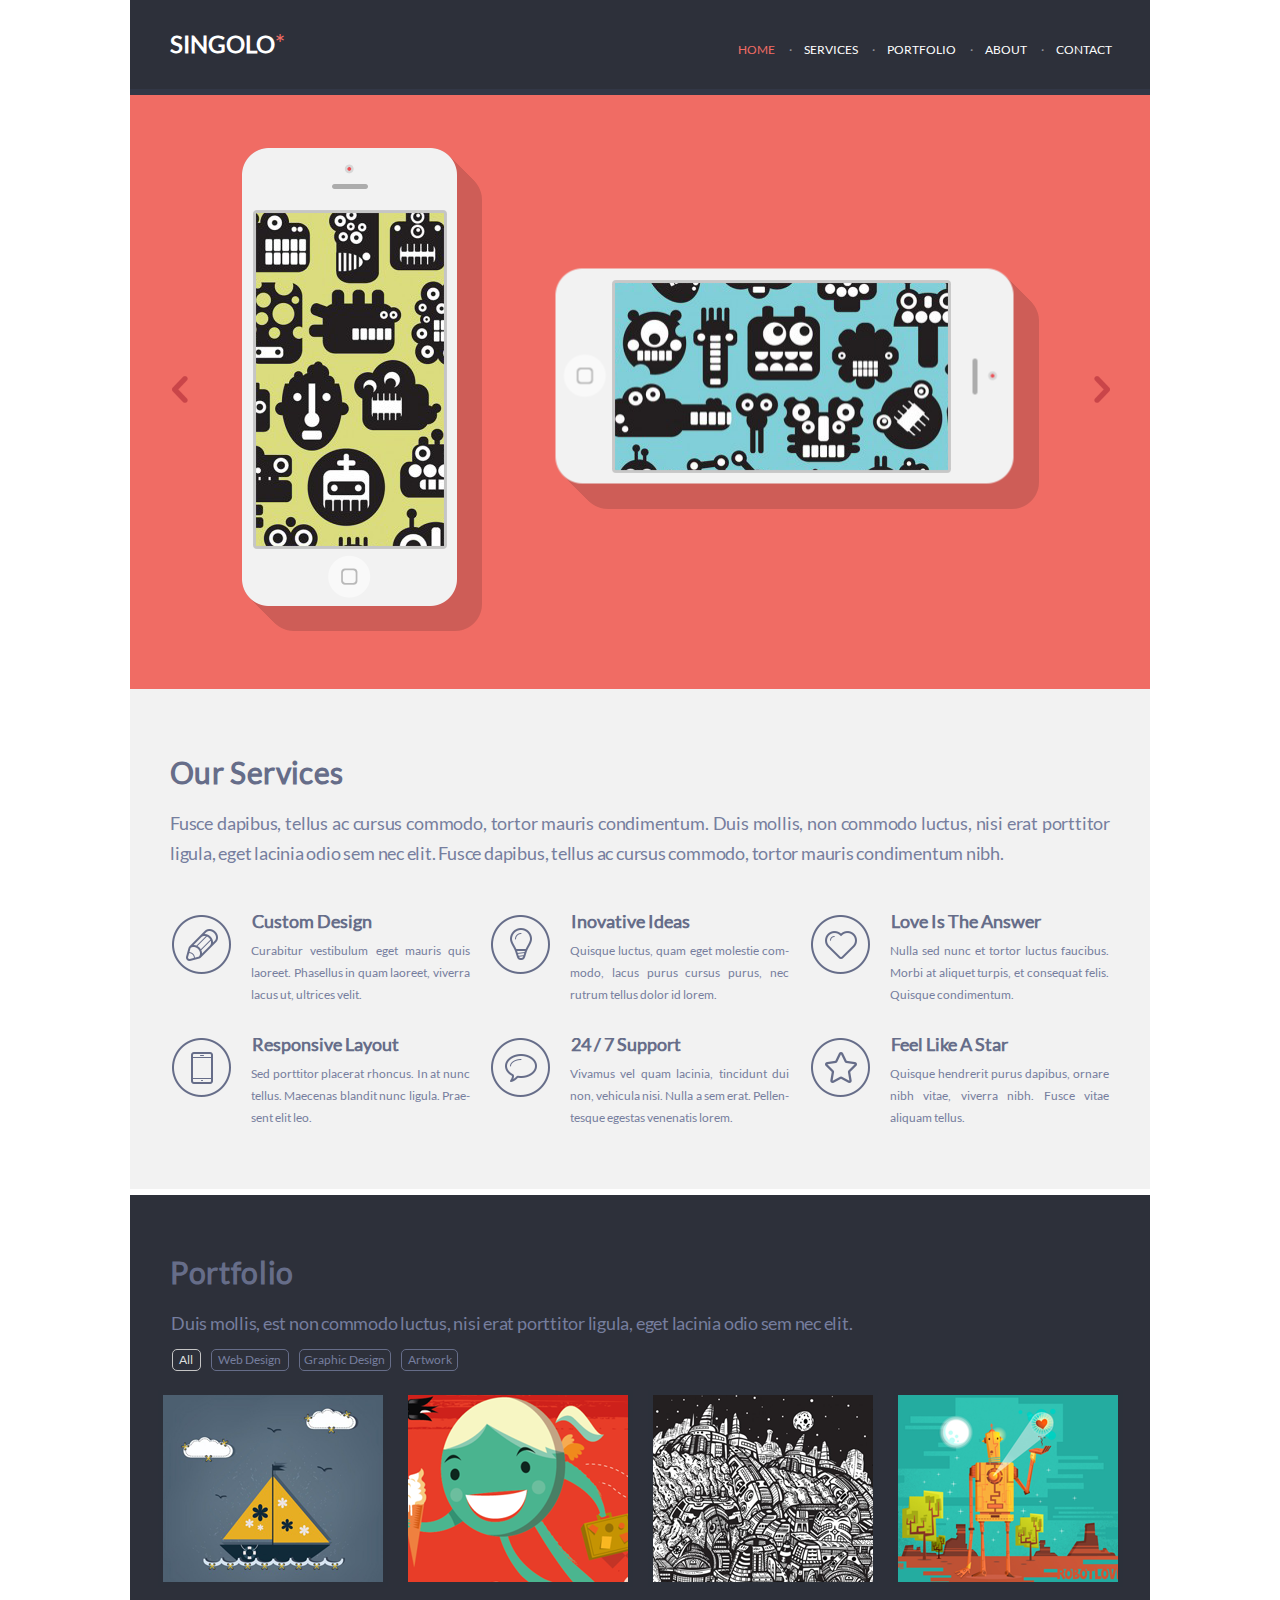
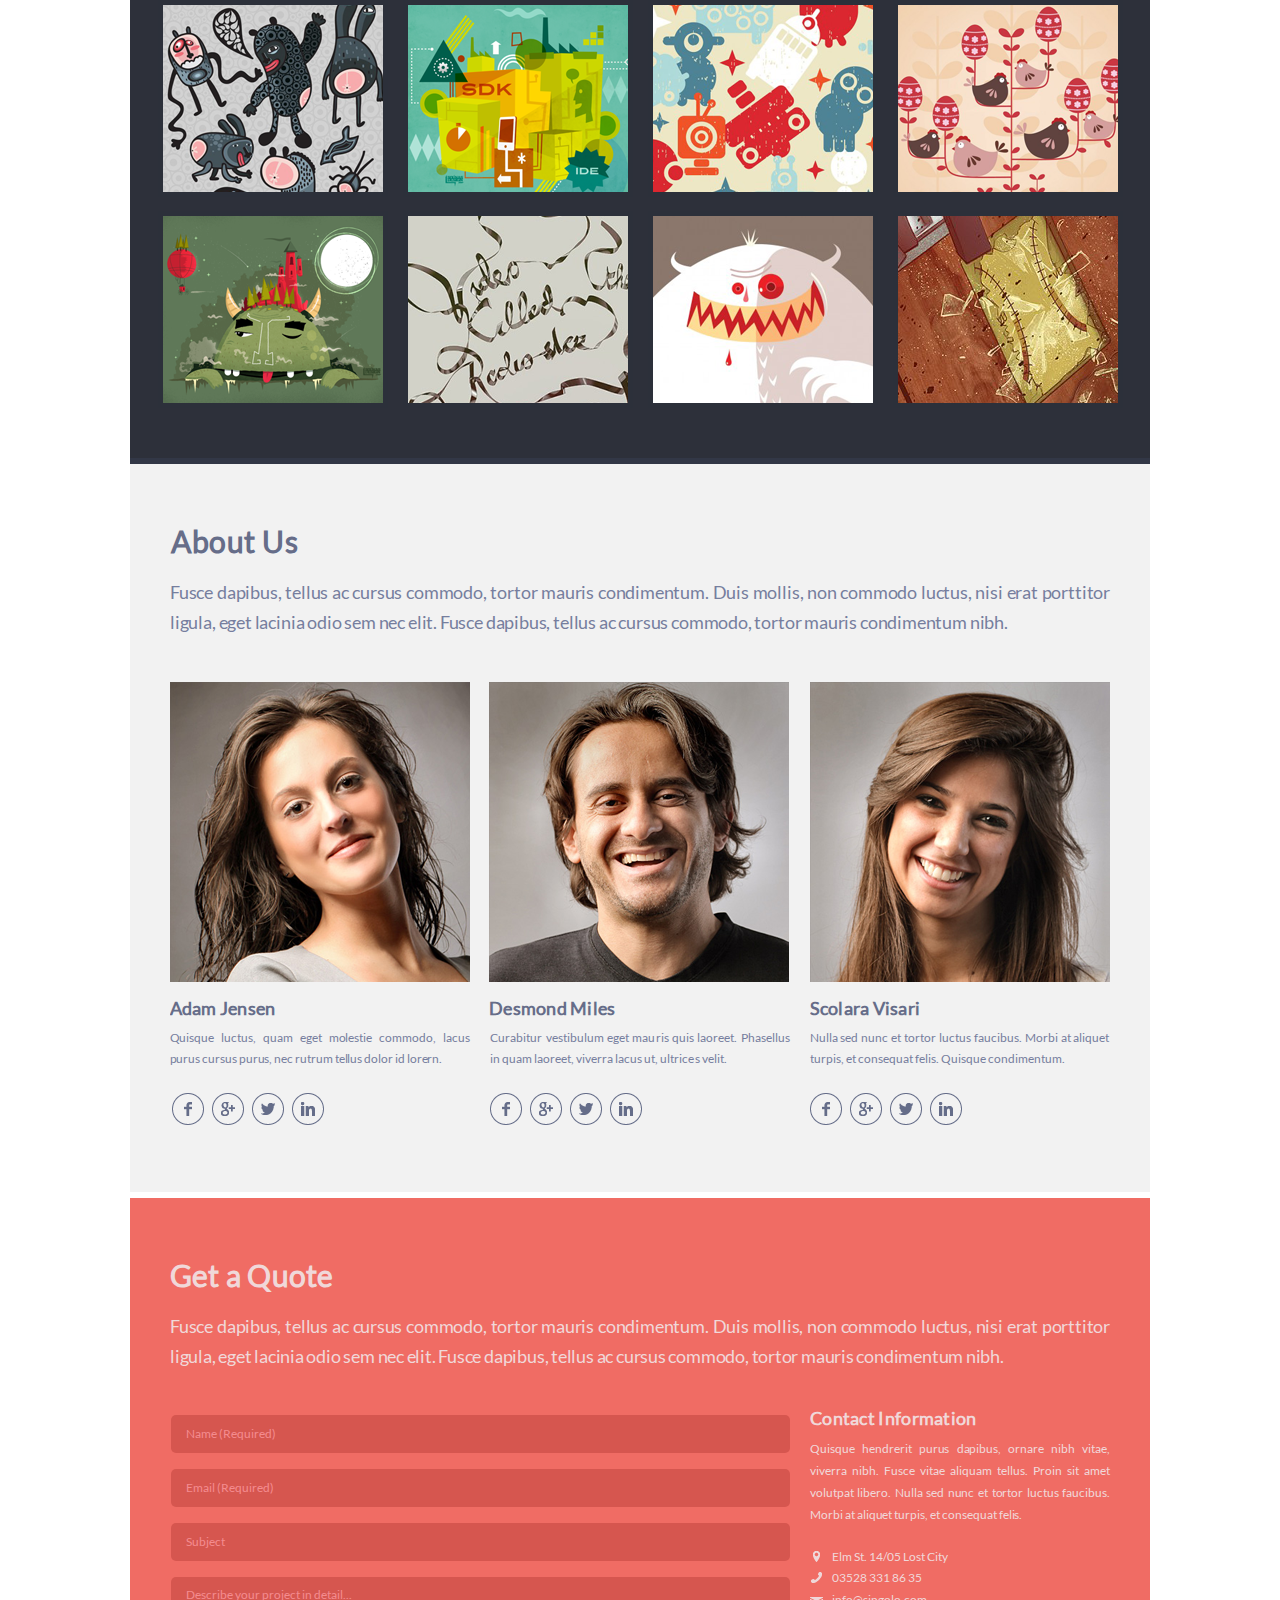
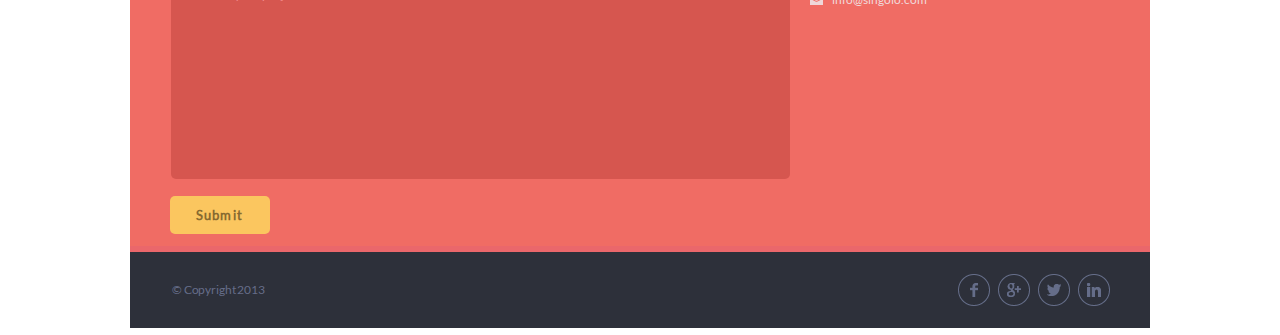
<file: index.html>
<!DOCTYPE html>
<!-- Responsive часть проекта не доделана по всем требованиям, приношу извинения проверяющим. -->
<html lang="en" id="html">
<head>
    <meta charset="UTF-8" content="width=device-width, initial-scale=1.0">
    <title>Singolo</title>
    <link href="./style.css" type="text/css" rel="stylesheet">
</head>
<body>
    <header class="header" id="header">
        <h1 id="logo">SINGOLO</h1>
        <nav class="wrapper-nav">
            <ul class="navigation" id="navigation">
                <li class="active" id="home-button">HOME</li>
                <li class="nav__dot" id="services-button">SERVICES</li>
                <li class="nav__dot" id="portfolio-button">PORTFOLIO</li>
                <li class="nav__dot" id="about-button">ABOUT</li>
                <li class="nav__dot" id="contact-button">CONTACT</li>
            </ul>
        </nav>
        <img class="burger-menu" src="./assets/burger-menu-icon.png" alt="menu">
    </header>

    <main class="main">
        <div class="empty-header scroll-anchor" id="empty-header" data-tag="home-btn">
        </div>
        <section id="slider" class="slider">
            <div id="wrapper-slider" class="wrapper-slider">
                <div class="slide first-slide">
                    <figure class="vertical-image" id="vertical-image">
                        <img class="vertical__phone" id="vertical-phone" src="./assets/phone.png" alt="phone">
                        <img class="vertical__screen" id="vertical-screen" src="./assets/vertical-screen.png" alt="">
                        <img class="vertical__shadow" src="./assets/vertical-shadow.png" alt="">
                    </figure>
                    <figure class="horizontal-image" id="horizontal-image">
                        <img class="horizontal-phone" id="horizontal-phone" src="./assets/phone.png" alt="phone">
                        <img class="horizontal-screen" id="horizontal-screen" src="./assets/horizontal-screen.png" alt="">
                        <img class="horizontal-shadow" src="./assets/horizontal-shadow.png" alt="">
                    </figure>
                </div>
                <div class="slide second-slide">
                    <img src="./assets/second-slide.png" alt="phones">
                </div>
            </div>
            <div id="arrows" class="arrows arrow_movement">
                <img id="prev" class="arrow__left prev" src="./assets/arrow-left.png" alt="">
                <img id="next" class="arrow__right next" src="./assets/arrow-right.png" alt="">
            </div>
        </section>

        <section class="services scroll-anchor" id="services-block"  data-tag="services-button">
            <h2>Our Services</h2>
            <p class="services__text">Fusce dapibus, tellus ac cursus commodo, tortor mauris condimentum. Duis mollis,
                non commodo luctus, nisi erat porttitor ligula, eget lacinia odio sem nec elit. Fusce dapibus, tellus ac
                cursus commodo, tortor mauris condimentum nibh.</p>
            <div class="layout-3-column-2-row row" id="services-layout768px">
                <div class="layout__element column small-move">
                    <img class ="icon" src="./assets/icon-pen.png" alt="pen icon">
                    <h3 class="element__name">Custom Design</h3>
                    <p class="element__text">Curabitur vestibulum eget mauris quis laoreet. Phasellus in quam laoreet,
                    viverra lacus ut, ultrices velit.</p>
                </div>
                <div class="layout__element column">
                    <img class ="icon" src="./assets/icon-bulb.png" alt="bulb-icon">
                    <h3 class="element__name">Inovative Ideas</h3>
                    <p class="element__text">Quisque luctus, quam eget molestie com-modo, lacus purus cursus purus,
                        nec rutrum tellus dolor id lorem.</p>
                </div>
                <div class="layout__element column">
                    <img class ="icon" src="./assets/icon-heart.png" alt="heart icon">
                    <h3 class="element__name">Love Is The Answer</h3>
                    <p class="element__text">Nulla sed nunc et tortor luctus faucibus. Morbi at aliquet turpis, et
                        consequat felis. Quisque condimentum.</p>
                </div>
                <div class="layout__element column small-move">
                    <img class ="icon" src="./assets/icon-phone.png" alt="phone icon">
                    <h3 class="element__name">Responsive Layout</h3>
                    <p class="element__text">Sed porttitor placerat rhoncus. In at nunc tellus. Maecenas blandit nunc
                        ligula. Prae-sent elit leo.</p>
                </div>
                <div class="layout__element column">
                    <img class ="icon" src="./assets/icon-bubble.png" alt="speech bubble icon">
                    <h3 class="element__name">24 / 7 Support</h3>
                    <p class="element__text">Vivamus vel quam lacinia, tincidunt dui non, vehicula nisi. Nulla a sem
                        erat. Pellen-tesque egestas venenatis lorem.</p>
                </div>
                <div class="layout__element column">
                    <img class ="icon" src="./assets/icon-star.png" alt="star icon">
                    <h3 class="element__name">Feel Like A Star</h3>
                    <p class="element__text">Quisque hendrerit purus dapibus, ornare nibh vitae, viverra nibh. Fusce
                        vitae aliquam tellus.</p>
                </div>
            </div>
        </section>
        <div class="layout-underline"></div>
        <div class="header-underline"></div>
        <div id="slider-underline" class="slider-underline"></div>
        <div class="scroll-anchor"></div>

        <section class="portfolio scroll-anchor" id="portfolio" data-tag="portfolio-button">
            <h2 class="portfolio__word">Portfolio</h2>
            <p class="portfolio__text">Duis mollis, est non commodo luctus, nisi erat porttitor ligula, eget lacinia
                odio sem nec elit.</p>
            <ul class="portfolio__buttons" id="portfolio__buttons">
                <li class="button active-portfolio" id="all_button">All</li>
                <li class="button" id="web-design__button">Web Design</li>
                <li class="button" id="graphic-design__button">Graphic Design</li>
                <li class="button" id="artwork_button">Artwork</li>
            </ul>
            <div>
                <ul class="portfolio__images" id="portfolio-pictures">
                    <li><img id="pic1" class="pic" src="./assets/img1.png" alt="artwork"></li>
                    <li><img id="pic2" class="pic" src="./assets/img2.png" alt="artwork"></li>
                    <li><img id="pic3" class="pic" src="./assets/img3.png" alt="artwork"></li>
                    <li><img id="pic4" class="pic" src="./assets/img4.png" alt="artwork"></li>
                    <li><img id="pic5" class="pic" src="./assets/img5.png" alt="artwork"></li>
                    <li><img id="pic6" class="pic" src="./assets/img6.png" alt="artwork"></li>
                    <li><img id="pic7" class="pic" src="./assets/img7.png" alt="artwork"></li>
                    <li><img id="pic8" class="pic" src="./assets/img8.png" alt="artwork"></li>
                    <li><img id="pic9" class="pic" src="./assets/img9.png" alt="artwork"></li>
                    <li><img id="pic10" class="pic" src="./assets/img10.png" alt="artwork"></li>
                    <li><img id="pic11" class="pic" src="./assets/img11.png" alt="artwork"></li>
                    <li><img id="pic12" class="pic" src="./assets/img12.png" alt="artwork"></li>
                </ul>
            </div>
        </section>
        <div class="portfolio__underline">
        </div>

        <section class="about-us scroll-anchor" id="about-us" data-tag="about-button">
            <h2 class="about-us__heading">About Us</h2>
            <p class="about-us__text">Fusce dapibus, tellus ac cursus commodo, tortor mauris condimentum. Duis mollis,
                non commodo luctus, nisi erat porttitor ligula, eget lacinia odio sem nec elit. Fusce dapibus,
                    tellus ac cursus commodo, tortor mauris condimentum nibh.</p>
            <div class="about-us-layout">
                <div class="about-us-layout__element">
                    <img class="photo" src="./assets/photo1.png" alt="photo">
                    <h5 class="person-name person-name__margin">Adam Jensen</h5>
                    <p class="person-text person-text-position"  id="person-text__left">Quisque luctus, quam eget
                        molestie commodo, lacus purus cursus purus, nec rutrum tellus dolor id lorern.</p>
                    <div class="social-media" id="social-media__left">
                        <img src="./assets/logo-facebook.png" alt="Facebook logo">
                        <img src="./assets/logo-google+.png" alt="Google Plus logo">
                        <img src="./assets/logo-twitter.png" alt="Twitter logo">
                        <img src="./assets/logo-linkedin.png" alt="LinkedIn logo">
                    </div>
                </div>
                <div class="about-us-layout__element middle-profile__margin">
                    <img id="middle-photo" src="./assets/photo2.png" alt="photo">
                    <h5 class="person-name" id="mid__name">Desmond Miles</h5>
                    <p class="person-text" id="mid__text">Curabitur vestibulum eget mauris quis laoreet. Phasellus
                        in quam laoreet, viverra lacus ut, ultrices velit.</p>
                    <div class="social-media" id="social-media__middle">
                        <img src="./assets/logo-facebook.png" alt="Facebook logo">
                        <img src="./assets/logo-google+.png" alt="Google Plus logo">
                        <img src="./assets/logo-twitter.png" alt="Twitter logo">
                        <img src="./assets/logo-linkedin.png" alt="LinkedIn logo">
                    </div>
                </div>
                <div class="about-us-layout__element right-profile__margin">
                    <img class="photo" src="./assets/photo3.png" alt="photo">
                    <h5 class="person-name person-name__margin">Scolara Visari</h5>
                    <p class="person-text person-text-position" id="person-text__right">Nulla sed nunc et tortor luctus
                        faucibus. Morbi at aliquet turpis, et consequat felis. Quisque condimentum.</p>
                    <div class="social-media" id="social-media__right">
                        <img src="./assets/logo-facebook.png" alt="Facebook logo">
                        <img src="./assets/logo-google+.png" alt="Google Plus logo">
                        <img src="./assets/logo-twitter.png" alt="Twitter logo">
                        <img src="./assets/logo-linkedin.png" alt="LinkedIn logo">
                    </div>
                </div>
            </div>
        </section>
        <div class="about-us-underline">
        </div>

        <section class="quote-block scroll-anchor" id="quote-block" data-tag="contact-button">
            <h2 class="quote__name">Get a Quote</h2>
            <p class="quote__description">Fusce dapibus, tellus ac cursus commodo, tortor mauris condimentum. Duis
                mollis, non commodo luctus, nisi erat porttitor ligula, eget lacinia odio sem nec elit. Fusce
                    dapibus, tellus ac cursus commodo, tortor mauris condimentum nibh.</p>
            <form id="quote-form" class="quote-form" method="post">
                <fieldset class="form-fieldset">
                    <label for="form__text"></label>
                    <input class="validation" id="form__text" type="text" name="name" placeholder="Name (Required)"
                           required pattern="[a-zA-Zа-яА-ЯёЁÀ-ÿ ,.'-]+">
                    <label for="form__email"></label>
                    <input class="validation" id="form__email" type="email" name="email" placeholder="Email (Required)"
                           required>
                    <label for="form__subject"></label>
                    <input id="form__subject" type="text" name="subject" placeholder="Subject" >
                    <label for="textarea"></label>
                    <textarea id="textarea" name="details" placeholder="Describe your project in detail..."
                              maxlength="3000"></textarea>
                </fieldset>
                <input id= "send-button" type="submit" value="Submit">
            </form>

            <div class="contact-information">
                <h4 id="contact-information__word">Contact Information</h4>
                <p id="contact-information__text">Quisque hendrerit purus dapibus, ornare nibh vitae, viver&shy;ra nibh.
                    Fusce vitae aliquam tellus. Proin sit amet volutpat libero. Nulla sed nunc et tortor luctus
                    faucibus. Morbi at aliquet turpis, et consequat felis.</p>
                <div class="address">
                    <div>
                        <img id="address__location-icon" src="./assets/small-location-icon.png" alt="location icon">
                        <p id="address__location">Elm St. 14/05 Lost City</p>
                    </div>
                    <div>
                        <a id="tel-link" href="tel:03528 331 86 35">
                            <img id="address__phone-icon" src="./assets/small-phone-icon.png" alt="phone icon">
                        </a>
                        <a id="tel-link-full" href="tel:03528 331 86 35"><p id="address__phone">03528 331 86 35</p></a>
                    </div>
                    <div>
                        <a id="mail-link" href="mailto:info@singolo.com">
                            <img id="address__mail-icon" src="./assets/small-mail-icon.png" alt="mail icon">
                        </a>
                        <a id="mail-link-full" href="mailto:info@singolo.com">
                            <p id="address__mail">info@singolo.com</p>
                        </a>
                    </div>
                </div>
            </div>
        </section>
        <div id="send-message-block" class="currently-disabled">
            <p id="submit-message">Письмо отправлено</p>
            <button id="exit-button">OK</button>
        </div>
        <div class="form__underline">
        </div>
    </main>

    <footer class="footer">
        <p class="copyright-text">© Copyright 2013</p>
        <div class="footer-social-media">
            <img class="footer-logo" src="./assets/logo-facebook.png" alt="Facebook logo">
            <img class="footer-logo" src="./assets/logo-google+.png" alt="Google Plus logo">
            <img class="footer-logo" src="./assets/logo-twitter.png" alt="Twitter logo">
            <img class="footer-logo" src="./assets/logo-linkedin.png" alt="LinkedIn logo">
        </div>
    </footer>
    <script src="./script.js"></script>
</body>
</html>
</file>
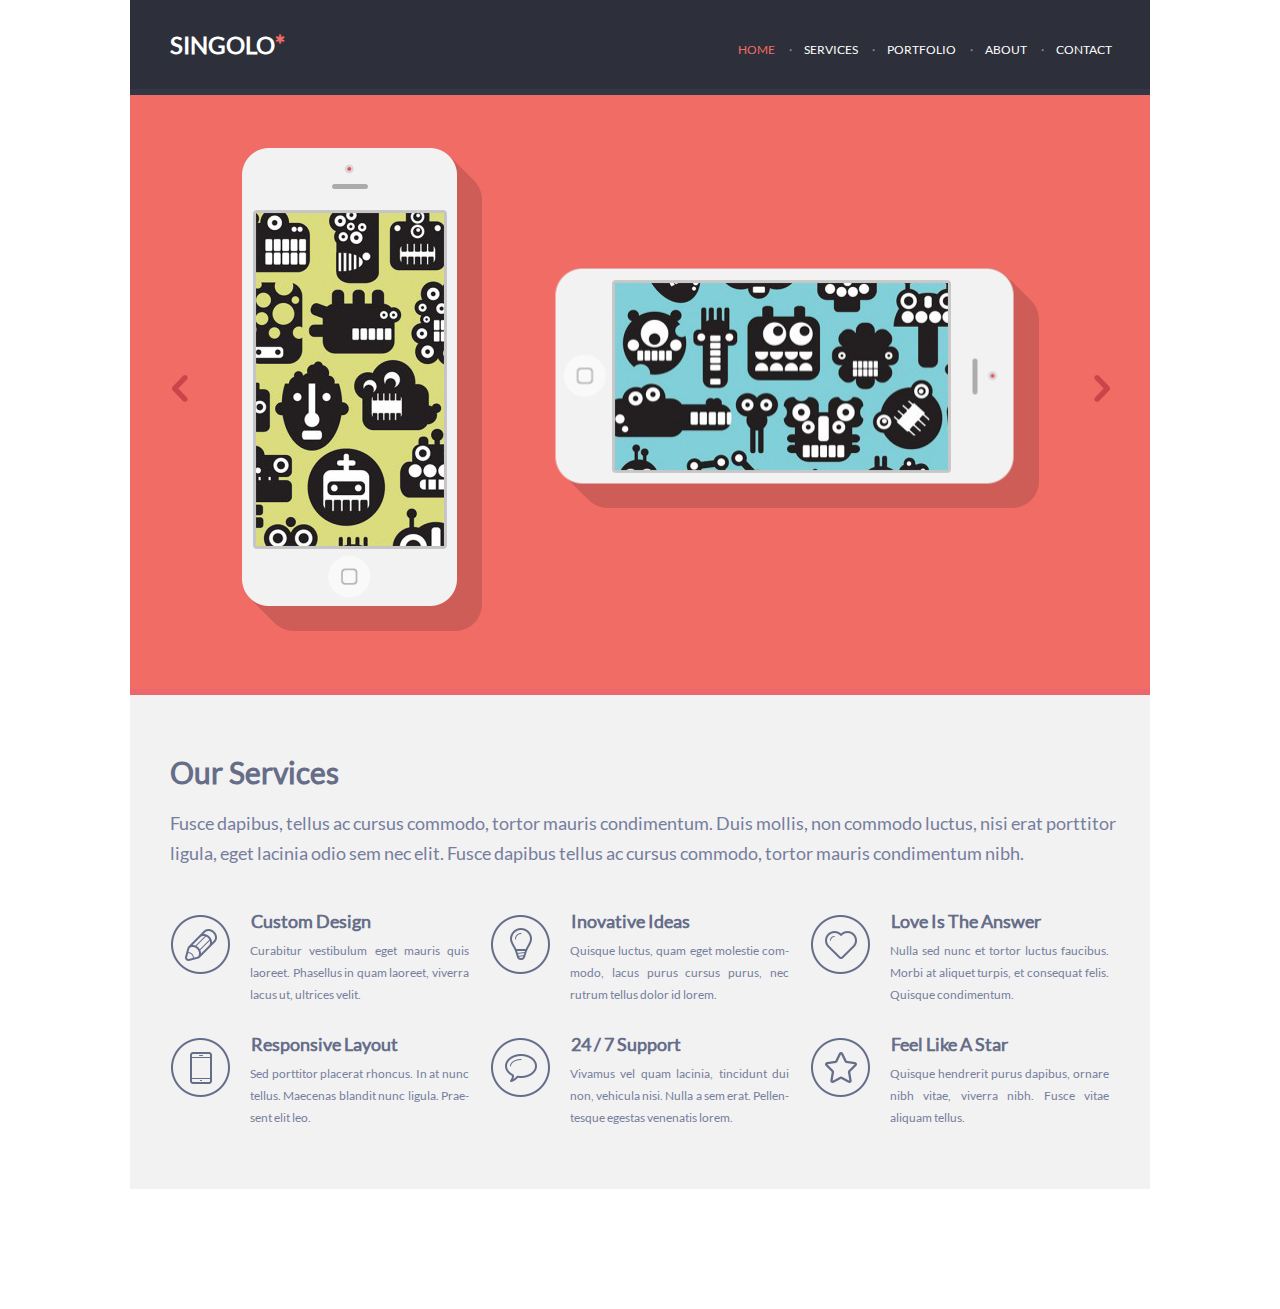
<file: singolo1.html>
<!DOCTYPE html>
<html lang="en">
<head>
    <meta charset="UTF-8">
    <title>Singolo</title>
    <link href="singolo1.css" type="text/css" rel="stylesheet">
</head>
<body>
    <main>
        <header class="header">
            <h1 class="logo">SINGOLO<span id="logo__asterisk">*</span></h1>
            <nav>
                <ul class="navigation">
                    <li id="home__color">HOME</li>
                    <li class="nav__dot">SERVICES</li>
                    <li class="nav__dot">PORTFOLIO</li>
                    <li class="nav__dot">ABOUT</li>
                    <li class="nav__dot">CONTACT</li>
                </ul>
            </nav>
        </header>
        <div class="header-underline">
        </div>
        <section class="slider">
            <figure class="vertical-image">
                <img class="vertical__phone" src="./assets/phone.png" alt="phone">
                <img class="vertical__screen" src="./assets/vertical-screen.png" alt="">
                <img class="vertical__shadow" src="./assets/vertical-shadow.png" alt="">
            </figure>
            <figure class="horizontal-image">
                <img class="horizontal-phone" src="./assets/phone.png" alt="phone">
                <img class="horizontal-screen" src="./assets/horizontal-screen.png" alt="">
                <img class="horizontal-shadow" src="./assets/horizontal-shadow.png" alt="">
            </figure>
            <div class="arrows">
                <img class="arrow__left" src="./assets/arrow-left.png" alt="">
                <img class="arrow__right" src="./assets/arrow-right.png" alt="">
            </div>
        </section>
        <div class="slider-underline">
        </div>
        <section class="services">
            <h2>Our Services</h2>
            <p class="services__text">Fusce dapibus, tellus ac cursus commodo, tortor mauris condimentum. Duis mollis,
                non commodo luctus, nisi erat porttitor ligula, eget lacinia odio sem nec elit. Fusce dapibus tellus ac
                cursus commodo, tortor mauris condimentum nibh.</p>

             <div class="layout-3-column-2-row row">
                 <div class="layout__element column">
                     <img class ="icon" src="./assets/icon-pen.png" alt="pen icon">
                     <h3 class="element__name">Custom Design</h3>
                     <p class="element__text">Curabitur vestibulum eget mauris quis laoreet. Phasellus in quam laoreet,
                         viverra lacus ut, ultrices velit.</p>
                 </div>
                 <div class="layout__element column">
                     <img class ="icon" src="./assets/icon-bulb.png" alt="bulb-icon">
                     <h3 class="element__name">Inovative Ideas</h3>
                     <p class="element__text">Quisque luctus, quam eget molestie com-modo, lacus purus cursus purus,
                         nec rutrum tellus dolor id lorem.</p>
                 </div>
                 <div class="layout__element column">
                     <img class ="icon" src="./assets/icon-heart.png" alt="heart icon">
                     <h3 class="element__name">Love Is The Answer</h3>
                     <p class="element__text">Nulla sed nunc et tortor luctus faucibus. Morbi at aliquet turpis, et
                         consequat felis. Quisque condimentum.</p>
                 </div>
                <div class="layout__element column">
                    <img class ="icon" src="./assets/icon-phone.png" alt="phone icon">
                    <h3 class="element__name">Responsive Layout</h3>
                    <p class="element__text">Sed porttitor placerat rhoncus. In at nunc tellus. Maecenas blandit nunc
                        ligula. Prae-sent elit leo.</p>
                </div>
                <div class="layout__element column">
                    <img class ="icon" src="./assets/icon-bubble.png" alt="speech bubble icon">
                    <h3 class="element__name">24 / 7 Support</h3>
                    <p class="element__text">Vivamus vel quam lacinia, tincidunt dui non, vehicula nisi. Nulla a sem
                        erat.  Pellen-tesque egestas venenatis lorem.</p>
                </div>
                <div class="layout__element column">
                    <img class ="icon" src="./assets/icon-star.png" alt="star icon">
                    <h3 class="element__name">Feel Like A Star</h3>
                    <p class="element__text">Quisque hendrerit purus dapibus, ornare nibh vitae, viverra nibh. Fusce
                        vitae aliquam tellus.</p>
                </div>
            </div>
        </section>
        <div class="layout-underline">
        </div>
    </main>
</body>
</html>
</file>
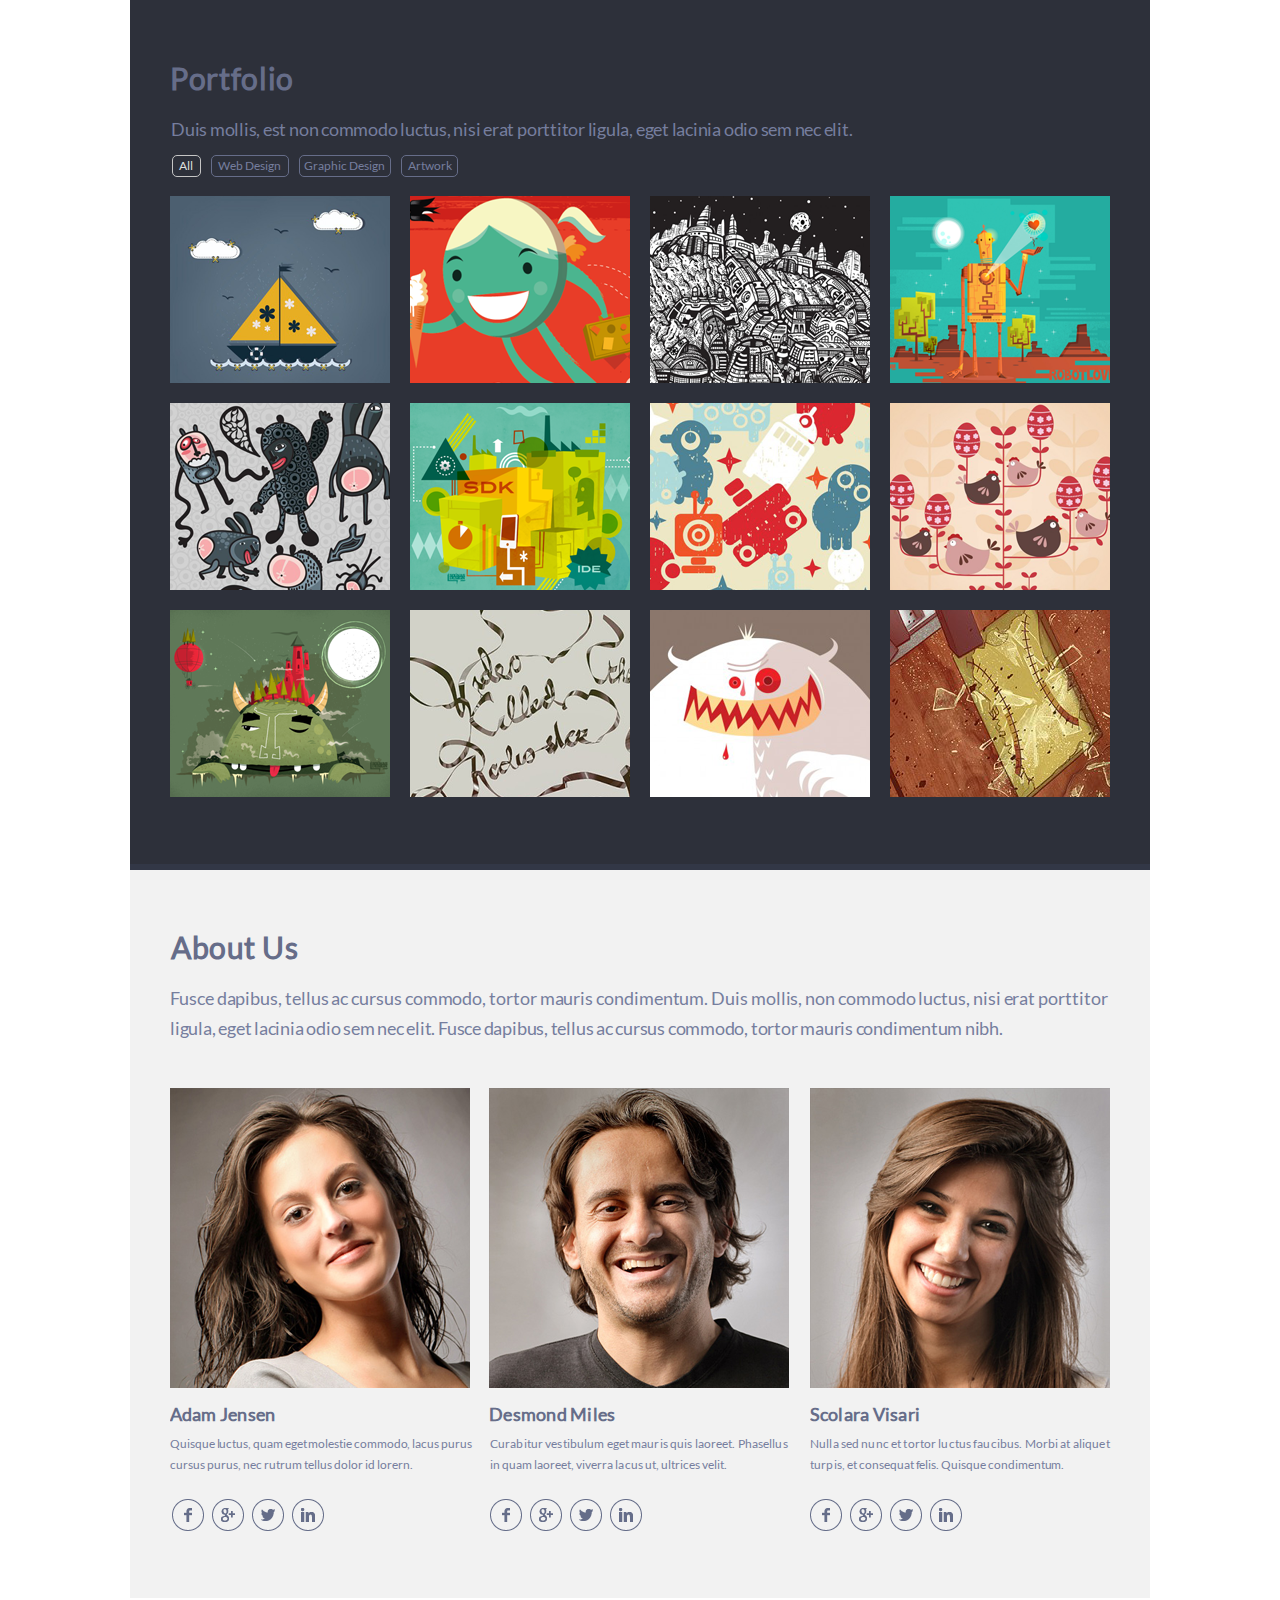
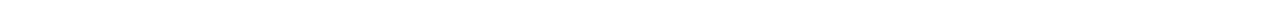
<file: singolo2.html>
<!DOCTYPE html>
<html lang="en">
<head>
    <meta charset="UTF-8">
    <title>Singolo2</title>
    <link href="singolo2.css" type="text/css" rel="stylesheet">
</head>
<body>
    <main class="main">
        <section class="portfolio">
            <h2 class="portfolio__word">Portfolio</h2>
            <p class="portfolio__text">Duis mollis, est non commodo luctus, nisi erat porttitor ligula, eget lacinia
                odio sem nec elit.</p>
            <ul class="portfolio__buttons">
                <li class="button" id="all_button"><p>All</p></li>
                <li class="button" id="web-design__button"><p>Web Design</p></li>
                <li class="button" id="graphic-design__button"><p>Graphic Design</p></li>
                <li class="button" id="artwork_button"><p>Artwork</p></li>
            </ul>
            <div>
                <ul class="portfolio__images">
                    <li><img src="./assets/img1.png" alt="artwork"></li>
                    <li><img class="margin-2-6-10" src="./assets/img2.png" alt="artwork"></li>
                    <li><img class="margin-3-7-11" src="./assets/img3.png" alt="artwork"></li>
                    <li><img class="margin-4-8-12" src="./assets/img4.png" alt="artwork"></li>
                    <li><img src="./assets/img5.png" alt="artwork"></li>
                    <li><img class="margin-2-6-10" src="./assets/img6.png" alt="artwork"></li>
                    <li><img class="margin-3-7-11" src="./assets/img7.png" alt="artwork"></li>
                    <li><img class=" margin-4-8-12" src="./assets/img8.png" alt="artwork"></li>
                    <li><img src="./assets/img9.png" alt="artwork"></li>
                    <li><img class="margin-2-6-10" src="./assets/img10.png" alt="artwork"></li>
                    <li><img class="margin-3-7-11" src="./assets/img11.png" alt="artwork"></li>
                    <li><img class="margin-4-8-12" src="./assets/img12.png" alt="artwork"></li>
                </ul>
            </div>
        </section>
        <div class="portfolio__underline">
        </div>
        <section class="about-us">
            <h2 class="about-us__heading">About Us</h2>
            <p class="about-us__text">Fusce dapibus, tellus ac cursus commodo, tortor mauris condimentum. Duis mollis,
                non commodo luctus, nisi erat porttitor <span> ligula, eget lacinia odio sem nec elit. Fusce dapibus,
                    tellus ac cursus commodo, tortor mauris condimentum nibh.</span></p>
            <div class="about-us-layout">
                <div class="about-us-layout__element">
                    <img class="photo" src="./assets/photo1.png" alt="photo">
                    <h5 class="person-name person-name__margin">Adam Jensen</h5>
                    <p class="person-text">Quisque luctus, quam eget molestie commodo, lacus purus cursus
                        <span id="span-left__text">purus, nec rutrum tellus dolor id lorern.</span></p>
                    <div class="social-media">
                        <img src="./assets/logo-facebook.png" alt="Facebook logo">
                        <img src="./assets/logo-google+.png" alt="Google Plus logo">
                        <img src="./assets/logo-twitter.png" alt="Twitter logo">
                        <img src="./assets/logo-linkedin.png" alt="LinkedIn logo">
                    </div>
                </div>
                <div class="about-us-layout__element middle-profile__margin">
                    <img id="middle-photo" src="./assets/photo2.png" alt="photo">
                    <h5 class="person-name" id="mid__name">Desmond Miles</h5>
                    <p class="person-text" id="mid__text">Curabitur vestibulum eget mauris quis laoreet. Phasellus
                        <span id="span-mid__text">in quam laoreet, viverra lacus ut, ultrices velit.</span></p>
                    <div class="social-media" id="social-media__middle">
                        <img src="./assets/logo-facebook.png" alt="Facebook logo">
                        <img src="./assets/logo-google+.png" alt="Google Plus logo">
                        <img src="./assets/logo-twitter.png" alt="Twitter logo">
                        <img src="./assets/logo-linkedin.png" alt="LinkedIn logo">
                    </div>
                </div>
                <div class="about-us-layout__element right-profile__margin">
                    <img class="photo" src="./assets/photo3.png" alt="photo">
                    <h5 class="person-name person-name__margin">Scolara Visari</h5>
                    <p class="person-text" id="right__text">Nulla sed nunc et tortor luctus faucibus. Morbi at
                        aliquet turpis, <span id="span-right__text">et consequat felis. Quisque condimentum.</span></p>
                    <div class="social-media" id="social-media__right">
                        <img src="./assets/logo-facebook.png" alt="Facebook logo">
                        <img src="./assets/logo-google+.png" alt="Google Plus logo">
                        <img src="./assets/logo-twitter.png" alt="Twitter logo">
                        <img src="./assets/logo-linkedin.png" alt="LinkedIn logo">
                    </div>
                </div>
            </div>
        </section>
        <div class="about-us-underline">
        </div>
    </main>
</body>
</html>
</file>
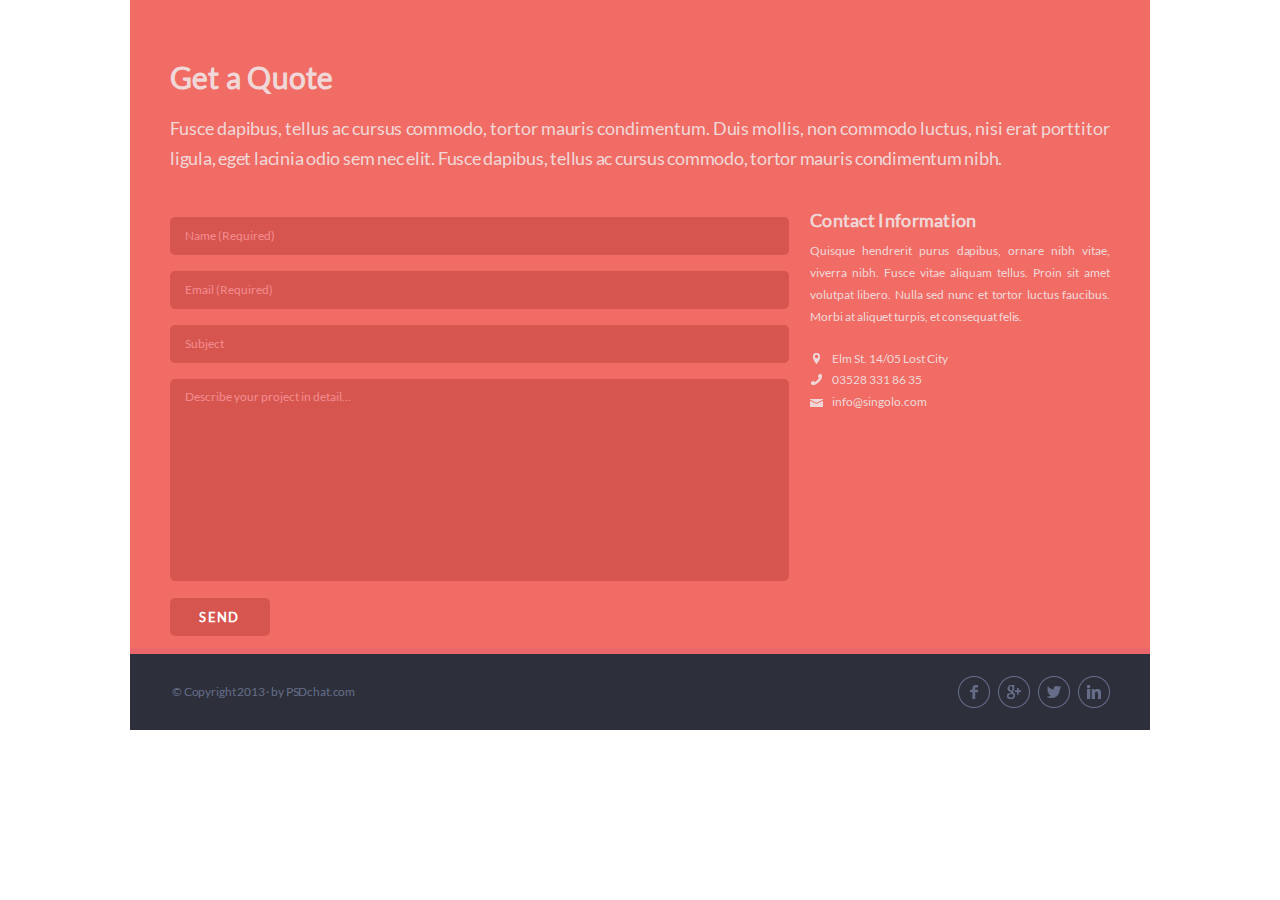
<file: singolo3.html>
<!DOCTYPE html>
<html lang="en">
<head>
    <meta charset="UTF-8">
    <title>singolo3</title>
    <link href="./singolo3.css" type="text/css" rel="stylesheet">
</head>
<body>
    <main class="main">
        <section class="quote-block">
            <h2 class="quote__name">Get a Quote</h2>
            <p class="quote__description">Fusce dapibus, tellus ac cursus commodo, tortor mauris condimentum. Duis
            mollis, non commodo luctus, nisi erat porttitor <span>ligula, eget lacinia odio sem nec elit. Fusce dapibus,
                    tellus ac cursus commodo, tortor mauris condimentum nibh.</span></p>
            <form class="quote-form" method="post">
                <fieldset class="form-fieldset">
                    <label for="form__text"></label>
                    <input id="form__text" type="text" name="name" placeholder="Name (Required)" required>
                    <label for="form__email"></label>
                    <input id="form__email" type="email" name="email" placeholder="Email (Required)" required>
                    <label for="form__subject"></label>
                    <input id="form__subject" type="text" name="subject" placeholder="Subject" >
                    <label for="textarea"></label>
                    <textarea id="textarea" name="details" placeholder="Describe your project in detail..."></textarea>
                </fieldset>
                <input id= "send-button" type="submit" value="Send" formmethod="post">
            </form>
            <div class="contact-information">
                <h4 id="contact-information__word">Contact Information</h4>
                <p id="contact-information__text">Quisque hendrerit purus dapibus, ornare nibh vitae, viver&shy;ra nibh.
                    Fusce vitae aliquam tellus. Proin sit amet volutpat libero. Nulla sed nunc et tortor luctus
                    faucibus. Morbi at aliquet turpis, et consequat felis.</p>
                <div class="address">
                    <div>
                        <img id="address__location-icon" src="./assets/small-location-icon.png" alt="location icon">
                        <p id="address__location">Elm St. 14/05 Lost City</p>
                    </div>
                    <div>
                        <a id="tel-link" href="tel:03528 331 86 35">
                            <img id="address__phone-icon" src="./assets/small-phone-icon.png" alt="phone icon">
                        </a>
                        <a id="tel-link-full" href="tel:03528 331 86 35"><p id="address__phone">03528 331 86 35</p></a>
                    </div>
                    <div>
                        <a id="mail-link" href="mailto:info@singolo.com">
                            <img id="address__mail-icon" src="./assets/small-mail-icon.png" alt="mail icon">
                        </a>
                        <a id="mail-link-full" href="mailto:info@singolo.com">
                            <p id="address__mail">info@singolo.com</p>
                        </a>
                    </div>
                </div>
            </div>
        </section>
        <div class="form__underline">
        </div>
    </main>
    <footer class="footer">
        <p class="copyright-text">© Copyright 2013 · by PSDchat.com</p>
        <div class="footer-social-media">
            <img src="./assets/logo-facebook.png" alt="Facebook logo">
            <img src="./assets/logo-google+.png" alt="Google Plus logo">
            <img src="./assets/logo-twitter.png" alt="Twitter logo">
            <img src="./assets/logo-linkedin.png" alt="LinkedIn logo">
        </div>
    </footer>
</body>
</html>
</file>
<file: style.css>
/* Responsive не доделано, приношу извинения проверяющим
   TODO: Fix responsive...
   TODO: Refactor responsive part code.*/
@font-face {
    font-family: "Lato";
    src: url("./assets/Lato-Regular.ttf") format("truetype");
}

* {
    margin: 0 auto;
    padding: 0 0;
    font-family: "Lato", sans-serif;
}

.header, .main, .header-underline, .navigation, .layout-underline, .footer {
    width: 1020px;
}

/* Header section */
.header {
    position: fixed;
    z-index: 1000;
    width: 1020px;
    border-bottom: 6px solid #323746;
    left: 50%;
    margin-left: -510px;
}

.burger-menu {
    display: none;
}

.empty-header {
    height: 89px;
}

.main .footer {
    position: relative;
    top: 89px;
}

#logo {
    position: relative;
    bottom:1px;
    margin-left: 40px;
    font-size: 24px;
    line-height: 6px;
    font-weight: 600;
    color: #ffffff;
}

#logo::after {
    content:'\002A';
    font-size: 25px;
    color: #f06c64;
    font-weight: 400;
}

.wrapper-nav {
    position: relative;
}

.navigation {
    padding-left: 430px;
    width: 400px;
    padding-top: 46px;
    padding-bottom: 40px;
}

.navigation>li {
    display: inline;
    margin: 0;
    font-size: 12px;
    line-height: 6px;
    text-align: left;
    list-style-type: none;
    font-weight: 500;
    color: #ffffff;
}

.nav__dot:before {
    content:'\00B7';
    padding-right: 12px;
    padding-left: 11px;
    font-size: 12px;
    color: rgba(255,255,255, 0.5);
}

#home__color:hover, li:hover {
    color: #f06c64;
    cursor: pointer;
}

.header {
    display: flex;
    height: 89px;
    align-items: center;
    overflow: hidden;
    background-color: #2d303a;
}

.header-underline {
    position: relative;
    bottom: 1100px;
    z-index: 10;
    height: 6px;
    background-color: #323746;
}

/* Slider section */
.slider {
    height: 600px;
    background-color: #f06c64;
}

.slider-underline {
    position: relative;
    bottom: 506px;
    z-index: 10;
    height: 6px;
    background-color: #F2F2F2
}

.vertical__phone {
    position: relative;
    top: 34px;
    left: 112px;
    z-index: 2;
    width: 215px;
    height: 458px;
}

.vertical__screen {
    position: relative;
    right: 95px;
    bottom: 23px;
    z-index: 3;
    width: 194px;
    height: 339px;
}

.vertical__shadow{
    position: relative;
    top: 59px;
    right: 303px;
    z-index: 1;
    width: 240px;
    height: 483px;
}

.horizontal-phone {
    position: relative;
    bottom: 428px;
    left: 547px;
    z-index: 2;
    width: 215px;
    height: 458px;
    transform: rotate(90deg);
}

.horizontal-screen {
    position: relative;
    bottom: 560px;
    left: 264px;
    width: 339px;
    height: 193px;
    z-index: 3;
}

.horizontal-shadow {
    position: relative;
    right: 134px;
    bottom: 525px;
    z-index: 1;
    width: 483px;
    height: 240px;
}

.vertical__phone:hover, .vertical__screen:hover, .horizontal-phone:hover, .horizontal-screen {
    cursor: pointer;
}

.arrow__left {
    position: absolute;
    top: 287px;
    right: 962px;
    width: 16px;
    height: 27px;
}

.arrow__right {
    position: absolute;
    top: 287px;
    right: 40px;
    width: 16px;
    height: 27px;
}

.arrow__left:hover, .arrow__right:hover {
    background: #812927;
    border-radius: 4px;
    opacity: 0.5;
    cursor: pointer;
}

/* Our Services section */
.services>h2 {
    position: relative;
    top: 74px;
    right: 320px;
    width: 300px;
    font-size: 30px;
    line-height: 18px;
    font-weight: 900;
    letter-spacing: 0.012em;
    color: #666d89;
}

.services__text {
    position: relative;
    top: 101px;
    width: 940px;
    max-height: 60px;
    font-size: 18px;
    line-height: 30px;
    text-align: justify;
    font-weight: 300;
    letter-spacing: -0.012em;
    color: #767e9e;
}

.services {
    height: 500px;
    background-color: #F2F2F2;
}

.icon {
    width: 59px;
    height: 59px;
    color: #666d89;
}

.layout-3-column-2-row {
    position: relative;
    top: 100px;
    display: flex;
    flex: 1;
    flex-wrap: wrap;
    width: 960px;
    height: 246px;
    padding-top: 48px;
    padding-left: 21px;
}

.layout__element {
    width: 300px;
    height: 87px;
    min-width: 0;
    overflow: hidden;
    text-overflow: clip;
}

.column {
    flex-grow: 1;
    flex-basis: 33%;
}

.element__name {
    position: relative;
    bottom: 65px;
    left: 80px;
    font-size: 18px;
    line-height: 18px;
    font-weight: 900;
    color: #666d89;
}

.small-move {
    position:relative;
    left: 1px;
}

.element__text {
    position: relative;
    bottom: 55px;
    left: 29px;
    width: 219px;
    height: 128px;
    text-align: justify;
    font-size: 12px;
    line-height: 22px;
    font-weight: 400;
    text-overflow: clip;
    color: #767e9e;
}

.layout-underline {
    position: absolute;
    z-index: 10;
    height: 6px;
    background-color: #ffffff;
}

/* Portfolio section */
.portfolio {
    position: relative;
    bottom: 7px;
    height: 864px;
    background-color: #2d303a;
}

.portfolio__word {
    position: relative;
    top: 69px;
    right: 320px;
    width: 300px;
    font-size: 30px;
    line-height: 18px;
    text-align: left;
    font-weight: 900;
    letter-spacing: 0.022em;
    color: #666d89;
}

.portfolio__text {
    position: relative;
    top: 96px;
    left: 1px;
    width: 940px;
    height: 57px;
    font-size: 18px;
    line-height: 30px;
    text-align: left;
    font-weight: 300;
    letter-spacing: -0.013em;
    color: #767e9e;
}

.portfolio__buttons {
    position: relative;
    top: 80px;
    right: 320px;
    display: flex;
    box-sizing: border-box;
    width: 297px;
    letter-spacing: 0;
    list-style: none;
}

.button {
    margin-right: 10px;
    box-sizing: content-box;
    height: 20px;
    font-size: 12px;
    line-height: 19px;
    text-align: center;
    font-weight: 400;
    color: #767e9e;
    border: 1px solid #666d89;
    border-radius: 5px;
}

.button:hover {
    background-color: #0f0f0f;
    box-shadow: 0 0 5px cornflowerblue;
    cursor: pointer;
    color: deepskyblue;
}

#all_button {
    width: 28px;
    vertical-align: middle;
}

#web-design__button {
    width: 78px;
}

#graphic-design__button {
    width: 93px;
}

#artwork_button {
    width: 57px;
}

.portfolio__underline {
    position: relative;
    bottom: 7px;
    height: 6px;
    background-color: #323746;
}

/* Portfolio images section */
.portfolio__images {
    position: relative;
    top: 99px;
    left: 8px;
    display: flex;
    flex-wrap: wrap;
    width: 980px;
    height: 631px;
    overflow: hidden;
}

.portfolio__images>li {
    flex: 1 1 25%;
    width: 220px;
    height: 187px;
    margin-bottom: 20px;
    justify-content: space-between;
    list-style: none;
}

.portfolio__images>li>img {
    border: 5px solid #2C303A;
}

/* About us section */
.about-us {
    position: relative;
    bottom: 7px;
    height: 728px;
    background-color: #f2f2f2;
}

.about-us-underline {
    position: relative;
    bottom: 7px;
    height: 6px;
    background-color: #ffffff;
}

.about-us__heading {
    position: relative;
    top: 68px;
    right: 319px;
    width: 300px;
    font-size: 30px;
    line-height: 18px;
    font-weight: 900;
    letter-spacing: 0.0185em;
    color: #666d89;
}

.about-us__text {
    position: relative;
    top: 95px;
    width: 940px;
    height: 57px;
    font-size: 18px;
    line-height: 30px;
    text-align: justify;
    font-weight: 300;
    letter-spacing: -0.01em;
    color: #767e9e;
}

/* Layout with 3 columns */
.about-us-layout {
    position: relative;
    top: 143px;
    display: flex;
    flex-wrap: wrap;
    box-sizing: border-box;
    width: 940px;
}

.about-us-layout__element {
    flex: 1 1 33%;
    width: 300px;
    justify-content: space-between;
}

.photo {
    width: 300px;
    height: 300px;
}

#middle-photo {
    width: 301px;
    height: 300px;
}
.middle-profile__margin {
    margin-left: 7px;
}

.right-profile__margin {
    position: relative;
    left: 11px;
}

.person-name {
    position: relative;
    top: 14px;
    width: 300px;
    font-size: 18px;
    line-height: 18px;
    text-align: left;
    font-weight: 900;
    letter-spacing: 0.015em;
    white-space: nowrap;
    overflow: hidden;
    text-overflow: ellipsis;
    color: #666d89;
}

.person-name__margin {
    right: 6px;
}

.person-text {
    position: relative;
    top: 24px;
    width: 300px;
    font-size: 12px;
    line-height: 21px;
    text-align: justify;
    font-weight: 400;
    letter-spacing: -0.005em;
    color: #767e9e;
}

.person-text-position {
    right: 6px;
}

#person-text__left {
    letter-spacing: -0.005em;
}

#person-text__right {
    letter-spacing: 0.001em;
}

.social-media {
    position: relative;
    top: 48px;
    right: 82px;
    display: flex;
    width: 152px;
}

#social-media__middle {
    margin-left: 80px;
}

#social-media__right {
    margin-left: 78px;
}

.social-media>img {
    width: 32px;
    height: 32px;
    margin: 0 4px;
}

.social-media>img:hover {
    background-color: rgba(127,255,212, 0.6);
    border-radius: 25px;
    box-shadow: 0 0 10px dodgerblue;
    cursor: pointer;
}

.social-media>img:active {
    background-color: #81D9BB;
}

#mid__name{
    margin-left: 1px;
}

#mid__text {
    margin-left: 2px;
    letter-spacing: 0.001em;
}

/* Quote form section */
.quote-block {
    position: relative;
    bottom: 7px;
    height: 648px;
    background-color: #f06c64;
}

.form__underline {
    position: relative;
    bottom: 7px;
    height: 6px;
    background-color: #ea676b;
}

.quote__name {
    position: relative;
    top: 68px;
    right: 320px;
    width: 300px;
    font-size: 30px;
    line-height: 18px;
    font-weight: 900;
    letter-spacing: 0.008em;
    color: #f0d8d9;
}

.quote__description {
    position: relative;
    top: 95px;
    width: 940px;
    height: 57px;
    font-size: 18px;
    line-height: 30px;
    text-align: justify;
    font-weight: 300;
    letter-spacing: -0.012em;
    color: #f0d8d9;
}

.quote-form {
    width: 619px;
}

.form-fieldset {
    position: relative;
    top: 142px;
    right: 160px;
    border: 0;
}

.form-fieldset label, input, textarea {
    width: 100%;
    height: 38px;
    margin-bottom: 16px;
    line-height: 28px;
    background-color: #d6564f;
    border: 0;
    border-radius: 5px;
}

.form-fieldset>:hover {
    background-color: #C64F49;
}

.form-fieldset>:focus {
    color: white;
    box-shadow: 0 0 10px purple;
    outline: none;
    caret-color: white;
}

.form-fieldset>:valid {
    color: white;
}

.form-fieldset>:invalid {
    color: #FFBA2B;
}

.validation:invalid:focus {
    color: #FFBA2B;
    border: 5px solid #DB3026;
}

.validation:valid:focus {
    border: 3px solid #7BCD2B;
}

#form__email:invalid:required {
    color: #FFBA2B;
}

#form__email, #form__text, #form__subject, #textarea {
    box-sizing: border-box;
    padding-left: 15px;
    padding-bottom: 2px;
}

.form-fieldset>::placeholder {
    font-size: 12px;
    line-height: 22px;
    font-weight: 400;
    color: #f48c8f;
}

.form-fieldset>::-ms-input-placeholder {
    font-size: 12px;
    line-height: 22px;
    font-weight: 400;
    color: #f48c8f;
}

.form-fieldset>::-moz-placeholder {
    font-size: 12px;
    line-height: 22px;
    font-weight: 400;
    color: #f48c8f;
}

#textarea {
    height: 202px;
    resize: none;
}

#textarea::placeholder {
    padding-top: 7px;
}

#send-button {
    position: relative;
    top: 140px;
    right: 161px;
    width: 100px;
    font-weight: 900;
    letter-spacing: 0.1em;
    color: #886A30;
    background-color: #FBC65F;
    border: 0;
}

#send-button:hover {
    color: white;
    background-color: #7A2028;
    box-shadow: 0 0 5px blueviolet;
    cursor: pointer;
}

#send-button:active {
    color: #4EB5FF;
    background-color: #50191E;
    box-shadow: 0 0 15px blueviolet;
}

.contact-information {
    position: relative;
    bottom: 301px;
    left: 320px;
    width: 300px;
    height: 175px;
    font-size: 12px;
    line-height: 22px;
    font-weight: 400;
    letter-spacing: 0.025em;
    color: #f0d8d9;
}

#contact-information__word {
    font-size: 18px;
    line-height: 18px;
    font-weight: 900;
    color: #f0d8d9;
}

#contact-information__text {
    position: relative;
    top: 11px;
    line-height: 22px;
    text-align: justify;
    letter-spacing: -0.003em;
}

.address {
    position: relative;
    top: 31px;
    left: 4px;
}

#address__location, #address__mail, #address__phone {
    display: inline-block;
    letter-spacing: -0.001em;
}
#address__location-icon {
    position: relative;
    top: 1px;
    right: 1px;
}

#address__phone-icon {
    position: relative;
    right: 3px;
}

#address__mail-icon {
    position: relative;
    right: 4px;
}

#address__location {
    position: relative;
    left: 9px;
}

#address__phone {
    position: relative;
    bottom: 1px;
    left: 5px;
}

#address__mail {
    position: relative;
    bottom: 1px;
    left: 3px;
}

#tel-link, #mail-link {
    color: transparent;
}

#tel-link-full, #mail-link-full {
    color: inherit;
}

#tel-link-full:hover, #mail-link-full:hover {
    color: purple;
}

/* Footer section */
.footer {
    position: relative;
    bottom: 7px;
    height: 76px;
    background-color: #2d303a;
}

.copyright-text {
    position: relative;
    top: 30px;
    right: 318px;
    width: 300px;
    height: 9px;
    font-size: 12px;
    font-weight: 400;
    letter-spacing: -0.15px;
    color: #666d89;
}

.footer-social-media {
    position: relative;
    top: 13px;
    left: 394px;
    display: flex;
    box-sizing: border-box;
    width: 160px;
}

.footer-social-media>img:hover {
    background-color: #4EB5FF;
    border-radius: 32px;
    box-shadow: 0 0 12px #4EB5FF;
    cursor: pointer;
}

.footer-social-media>img:active {
    background-color: #255070;
}

/* Special rule for FireFox */
@-moz-document url-prefix() {
    #form__email, #form__text, #form__subject, #textarea {
        padding-top: 7px;
        box-sizing: border-box;
    }
    .validation:invalid:focus {
        border: 0;
    }
}

/* Functionality */
li.active {
    color: #f06c64;
}

li.active-portfolio {
    color: #dedede;
    border: 1px solid #c5c5c5;
    transition: 0.6s ease;
}

li.active-portfolio:hover {
    color: #dedede;
    background-color: #2C303A;
}

.chosen-picture {
    border: 5px solid #F06C64 !important;
}

.currently-disabled {
    display: none;
}

#send-message-block {
    position: absolute;
    top: 2591px;
    left: 0;
    z-index: 999;
    width: 100vw;
    min-width: 100vh;
    height: 100%;
    min-height: 100%;
    background-color: rgba(10, 10, 10, 0.5);
}

#submit-message {
    position: absolute;
    top: 30%;
    left: 50%;
    box-sizing: border-box;
    width: 1000px;
    max-width: 1000px;
    height: 30%;
    margin: 0 auto;
    padding: 10px;
    font-family: "Lato", sans-serif;
    overflow: auto;
    color: #767e9e;
    background-color: #f2f2f2;
    border: 3px solid #4EB5FF;
    border-radius: 5px;
    transform: translateX(-50%);
}

#exit-button {
    position: absolute;
    top: 61%;
    left: 50%;
    width: 70px;
    height: 30px;
    color: white;
    background-color: #4EB5FF;
    border-radius: 5px;
}
#exit-button:hover {
    background-color: #3682B9;
    cursor: pointer;
}

.modal-active {
    /*overflow: hidden;*/
}

.slider {
    position: relative;
    display: flex;
    width: 100%;
    overflow: hidden;
    justify-content: flex-start;
}

.wrapper-slider {
    display: flex;
    width: 200%;
    height: 100%;
    flex-shrink: 0;
    transition: all 0.6s ease;
}

.slide {
    flex-basis: 50%;
    flex-shrink: 0;
}

#prev, #next {
    z-index: 999;
}

.horizontal-shadow {
    position: relative;
    bottom: 767px;
    left: 426px;
}

/* Responsive */
@media (min-device-width: 768px) and (max-device-width: 1019px) {
    .layout-underline, .header-underline, .slider-underline {
        width:100%;
    }
    .header {
        height: 111px;
        width: 100%;
        margin-left: 0;
        left: 0;
    }

    .header-underline {
        opacity: 0;
    }

    #logo {
        margin-left: 52px;
        font-size: 30px;
    }

    #logo::after {
        font-size: 32px;
    }

    .navigation {
        padding-left: 340px;
        width: 499px;
    }

    .navigation>li {
        font-size: 15px;
    }

    #prev, #next {
        width: 20px;
        height: 34px;
    }

    /* Our services 768 */
    #services-block {
        height: 675px;
    }
    .services>h2 {
        font-size: 37px;
    }
    .services__text {
        font-size: 22px;
        line-height: 30px;
    }

    .layout-3-column-2-row {
        position: relative;
        top: 100px;
        display: grid;
        grid-template-columns: 380px 50%;
        grid-row-gap: 30px;
        grid-column-gap: 20px;
        width: 960px;
        height: 346px;
        padding-top: 68px;
        padding-left: 21px;
    }

    .layout__element {
        width: 374px;
        height: 109px;
        min-width: 0;
        overflow: hidden;
        text-overflow: clip;
    }

    .icon {
        width: 73px;
        height: 73px;
    }

    .element__name {
        font-size: 22px;
        padding-left: 20px;
        bottom: 76px;
    }

    .element__text {
        width: 270px;
        line-height: 24px;
        font-size: 15px;
        padding-left: 38px;
        bottom: 65px;
    }
    /* Portfolio 768 */
    #portfolio {
        height: 1430px;
    }

    .portfolio__word {
        font-size: 37px;
        top: 85px;
    }

    .portfolio__text {
        font-size: 22px;
        top: 126px;
    }

    .portfolio__buttons {
        top: 126px;
        margin-left: 326px;
        padding-left: 36px;
        width: 420px;
    }
    .button {
        font-size: 15px;
        height: 25px;
        line-height: 25px;
    }

    #all_button {
        width: 35px;
    }

    #web-design__button {
        width: 97px;
    }

    #graphic-design__button {
        width: 115px;
    }

    #artwork_button {
        width: 71px;
    }

    .portfolio__images {
        top: 153px;
        width: 960px;
        height: 1100px;
        overflow: visible;
    }

    .portfolio__images>li {
        flex: 1 1 33%;
        width: 275px;
        height: 233px;
        margin-bottom: 40px;
    }
    .pic {
        width: 295px;
        height: 253px;
    }
    /* About us 768 */
    .about-us {
        height: 810px;
    }

    .about-us__heading {
        top: 68px;
        font-size: 37px;
    }

    .about-us__text {
        top: 105px;
        width: 940px;
        height: 57px;
        font-size: 22px;
        line-height: 30px;
        text-align: justify;
        letter-spacing: 0.03em;
    }

    .about-us-layout {
        top: 190px;
    }

    .person-name {
        font-size: 22px;
    }

    .person-text {
        font-size: 15px;
    }

    .social-media>img {
        width: 41px;
        height: 41px;
    }
    .social-media {
        right: 46px;
        width: 230px;
    }

    #social-media__middle {
        margin-left: 42px;
    }

    #social-media__right {
        margin-left: 40px;
    }

    /* Quote block 768 */
    .contact-information {
        bottom: 334px;
    }

    #form__email, #form__text, #form__subject {
        min-height: 38px;
        height: 48px;
    }

    #form__email, #form__text, #form__subject, #textarea {
        width: 600px
    }

    .quote-block {
        height: 800px;
    }

    .quote__name {
        top: 78px;
        font-size: 37px;
    }

    .quote__description {
        top: 115px;
        font-size: 22px;
        line-height: 36px;
    }

    #quote-form {
        margin-top: 60px;
        margin-right: 202px;
    }

    #send-button {
        top: 140px;
        right: 161px;
        width: 125px;
        height: 48px;
        color: #886A30;
        background-color: #FBC65F;
        font-size: 18px;
    }

    .contact-information {
        font-size: 15px;
    }

    #contact-information__word {
        font-size: 22px;
    }

    #contact-information__text {
        line-height: 30px;
        letter-spacing: 0.04em;
    }

    .address {
        line-height: 30px;
    }
    #address__location-icon {
        width: 9px;
        height: 14px;
    }

    #address__phone-icon {
        width: 14px;
        height: 14px;
    }

    #address__mail-icon {
        width: 16px;
        height: 10px;
    }

    /* Footer 768*/
    .footer {
        height: 98px;
    }

    .copyright-text {
        padding-top: 8px;
        font-size: 15px;
    }

    .footer-social-media {
        width: 200px;
        margin-right: 444px;
    }

    .footer-logo {
        height: 40px;
        width: 40px;
    }
}


/* 375- 787px */
@media (max-device-width: 767px) {
    /* Header 375*/
    .header {
        height: 197px;
    }
    #logo {
        font-size: 46px;
        margin: 50%;
        right: 106px;
    }

    #logo::after {
        font-size: 50px;
    }
    .navigation{
        display: none;
    }
    .header-underline, .portfolio__underline, .slider-underline {
        visibility: hidden;
    }
    #prev, #next {
        width: 45px;
        height: 75px;
        top: 264px;
    }

    .empty-header {
        height: 204px;
    }

    .burger-menu {
        /* TODO: finish burger-menu. */
        display: block;
        position: relative;
        right: 1180px;
        height: 54px;
        width: 69px;
    }

    /* Services 375*/
    .services>h2 {
        top: 74px;
        right: 200px;
        font-size: 73px;
        line-height: 50px;
        width: 500px;
    }

    .services__text {
        top: 140px;
        left: 20px;
        font-size: 50px;
        line-height: 80px;
        text-align: left;
    }

    .services {
        height: 2690px;
    }

    .layout-3-column-2-row {
        position: relative;
        top: 580px;
        display: flex;
        width: 960px;
        height: 683px;
        padding-top: 68px;
        padding-left: 21px;
    }

    .layout__element {
        width: 833px;
        height: 321px;
        min-width: 0;
        overflow: hidden;
        text-overflow: clip;
    }

    .column {
        flex-basis: 100%;
    }

    .icon {
        width: 160px;
        height: 160px;
    }

    .element__name {
        font-size: 50px;
        padding-left: 20px;
        bottom: 150px;
        left: 180px;
    }

    .element__text {
        width: 620px;
        line-height: 64px;
        font-size: 33px;
        bottom: 110px;
        padding-left: 4px;
    }

    /* Portfolio 375 */
    .portfolio {
        bottom: 7px;
        height: 2360px;
    }

    .portfolio__word {
        top: 130px;
        right: 280px;
        width: 300px;
        font-size: 83px;
        line-height: 79px;
    }

    .portfolio__text {
        top: 180px;
        left: 40px;
        width: 940px;
        height: 57px;
        font-size: 50px;
        line-height: 80px;
        text-align: left;
    }

    .portfolio__buttons {
        top: 420px;
        right: 34px;
        display: flex;
        width: 825px;
    }

    .button {
        margin-right: 10px;
        height: 56px;
        font-size: 33px;
        line-height: 52px;
        border: 3px solid #666d89;
        border-radius: 14px;
    }

    #all_button {
        width: 78px;
    }

    #web-design__button {
        width: 216px;
    }

    #graphic-design__button {
        width: 258px;
    }

    #artwork_button {
        width: 158px;
    }

    li.active-portfolio {
        color: #dedede;
        border: 3px solid #c5c5c5;
    }

    .portfolio__images {
        top: 500px;
        left: 18px;
        display: flex;
        flex-wrap: wrap;
        width: 920px;
        height: 1552px;
        overflow: hidden;
    }

    .portfolio__images>li {
        flex: 1 1 50%;
        width: 418px;
        height: 355px;
        margin-bottom: 40px;
    }

    .pic {
        width: 418px;
        height: 355px;
    }
    /* About us 375 */
    .about-us {
        bottom: 7px;
        height: 4830px;
    }

    .about-us__heading {
        top: 118px;
        right: 19px;
        width: 833px;
        font-size: 83px;
        line-height: 40px;
    }

    .about-us__text {
        top: 195px;
        right: 8px;
        width: 860px;
        height: 57px;
        font-size: 50px;
        line-height: 80px;
        text-align: left;
    }
    .about-us-layout {
        position: relative;
        left: 30px;
        top: 760px;
        display: flex;
        flex-wrap: wrap;
        height: 3950px;
        width: 940px;
    }

    .about-us-layout__element {
        flex: 1 1 100%;
        width: 880px;
    }

    .photo {
        width: 880px;
        height: 880px;
    }

    #middle-photo {
        width: 880px;
        height: 880px;
    }
    .middle-profile__margin {
        margin-left: 7px;
    }

    .right-profile__margin {
        left: 11px;
    }

    .person-name {
        top: 44px;
        width: 833px;
        font-size: 50px;
        line-height: 50px;
        text-align: left;
        font-weight: 900;
        letter-spacing: 0.015em;
        white-space: nowrap;
        overflow: hidden;
        text-overflow: ellipsis;
        color: #666d89;
    }

    .person-name__margin {
        margin-right: 96px;
        right: 6px;
    }

    .person-text {
        position: relative;
        top: 54px;
        width: 833px;
        font-size: 33px;
        line-height: 60px;
        text-align: justify;
        letter-spacing: -0.005em;
        color: #767e9e;
    }

    .person-text-position {
        right: 6px;
    }

    #person-text__left {
        letter-spacing: -0.005em;
        margin-right: 96px;
    }

    #person-text__right {
        letter-spacing: 0.001em;
        margin-right: 96px;
    }

    .social-media {
        position: relative;
        top: 88px;
        right: 220px;
        display: flex;
        width: 423px;
    }

    #social-media__left {
        margin-left: 224px;
    }
    #social-media__middle {
        margin-left: 220px;
    }

    #social-media__right {
        margin-left: 220px;
    }

    .social-media>img {
        width: 89px;
        height: 89px;
        margin: 0 4px;
    }

    /* Quote-block */
    .quote-block {
        height: 2250px;
    }

    .quote__name {
        top: 120px;
        left: 10px;
        width: 900px;
        font-size: 83px;
        line-height: 50px;
    }

    .quote__description {
        top: 205px;
        right: 20px;
        width: 840px;
        height: 159px;
        font-size: 50px;
        line-height: 70px;
    }

    .quote-form {
        width: 860px;
        margin-left: 70px;
    }

    .form-fieldset {
        top: 600px;
        right: 160px;
        left: 10px;
    }

    .form-fieldset label, input, textarea {
        width: 100%;
        height: 105px;
        margin-bottom: 36px;
        line-height: 40px;
        border-radius: 14px;
    }

    .form-fieldset>::placeholder {
        font-size: 33px;
        line-height: 70px;
    }

    #send-button {
        top: 590px;
        left: 6px;
        width: inherit;
        font-size: 40px;
    }

    .contact-information {
        top: 601px;
        left: -6px;
        width: 860px;
        height: 175px;
        font-size: 33px;
        line-height: 60px;
    }

    #contact-information__word {
        font-size: 50px;
        line-height: 50px;
    }

    #contact-information__text {
        top: 11px;
        line-height: 60px;
    }

    .address {
        top: 31px;
        left: 4px;
    }

    #address__location-icon {
        width: 19px;
        height: 30px;
    }

    #address__phone-icon {
        width: 30px;
        height: 30px;

    }

    #address__mail-icon {
        width: 36px;
        height: 22px;
    }

    /* Footer 375*/
    .footer {
        height: 211px;
    }

    .copyright-text {
        display: none;
    }

    .footer-social-media {
        position: absolute;
        left: 234px;
        padding-top: 46px;
        padding-left: 50px;
        width: 500px;
    }

    .footer-logo {
        height: 88px;
        width: 88px;
    }
}
</file>
<file: singolo1.css>
@font-face {
    font-family: "Lato";
    src: url("./assets/Lato-Regular.ttf") format("truetype");
}

* {
    width: 1020px;
    margin: 0 auto;
    padding: 0 0;
    font-family: "Lato", sans-serif;
}

body {
    height: 1195px;
}

/* header part */
h1 {
    margin-left: 40px;
    font-size: 24px;
    line-height: 6px;
    font-weight: 700;
    color: #ffffff;

}
ul{
    margin-left: 453px;
    padding-top: 46px;
    padding-bottom: 40px;

}
li {
    display: inline;
    margin: 0;
    font-size: 12px;
    line-height: 6px;
    text-align: left;
    list-style-type: none;
    font-weight: 500;
    color: #ffffff;
}

.nav__dot:before {
    content:'\00B7';
    padding-right: 12px;
    padding-left: 11px;
    font-size: 12px;
    color: rgba(255,255,255, 0.5);
}

#home__color {
    color: #f06c64;
}

#home__color:hover, li:hover {
    color: lightblue;
    cursor: pointer;
}

#logo__asterisk {
    font-size: 25px;
    color: #f06c64;
}

.header {
    display: flex;
    height: 89px;
    align-items: center;
    background-color: #2d303a;
}

.header-underline {
    position: absolute;
    height: 6px;
    background-color: #323746;
}

/* slider part */
.slider {
    height: 600px;
    background-color: #f06c64;
}

.slider-underline {
    position: absolute;
    height: 6px;
    background-color: #ea676b;
}

.vertical__phone {
    position: relative;
    top: 34px;
    left: 112px;
    width: 215px;
    height: 458px;
    z-index: 2;
}
.vertical__screen {
    position: relative;
    right: 95px;
    bottom: 23px;
    z-index: 3;
    width: 194px;
    height: 339px;
}

.vertical__shadow{
    position: relative;
    top: 59px;
    right: 303px;
    z-index: 1;
    width: 240px;
    height: 483px;
}

.horizontal-phone {
    position: relative;
    bottom: 428px;
    left: 547px;
    z-index: 2;
    width: 215px;
    height: 458px;
    transform: rotate(90deg);
}

.horizontal-screen {
    position: relative;
    bottom: 560px;
    left: 264px;
    width: 339px;
    height: 193px;
    z-index: 3;
}
.horizontal-shadow {
    position: relative;
    bottom: 768px;
    left: 426px;
    z-index: 1;
    width: 483px;
    height: 240px;
}

.arrow__left {
    position: relative;
    bottom: 904px;
    left: 42px;
    width: 16px;
    height: 27px;
}

.arrow__right {
    position: relative;
    bottom: 904px;
    left: 945px;
    width: 16px;
    height: 27px;
}


.arrow__left:hover, .arrow__right:hover {
    background: firebrick;
    opacity: 0.5;
    cursor: pointer;
}

/*Layout part*/
h2 {
    position: relative;
    top: 74px;
    left: 40px;
    font-size: 30px;
    line-height: 18px;
    font-weight: 900;
    color: #666d89;
}

.services__text {
    position: relative;
    top: 101px;
    left: 15px;
    width: 970px;
    font-size: 18px;
    line-height: 30px;
    font-weight: 300;
    color: #767e9e;
}

.services {
    height: 500px;
    background-color: #f2f2f2;
}
.icon {
    width: 59px;
    height: 59px;
    color: #666d89;

}

.layout-3-column-2-row {
    position: relative;
    top: 100px;
    display: flex;
    flex: 1;
    flex-wrap: wrap;
    width: 960px;
    height: 246px;
    padding-top: 48px;
    padding-left: 21px;
}

.layout__element {
    width: 300px;
    height: 87px;
    min-width: 0;
}

.column {
    flex-grow: 1;
    flex-basis: 33%;
}

.element__name {
    position: relative;
    bottom: 65px;
    left: 80px;
    font-size: 18px;
    line-height: 18px;
    font-weight: 900;
    color: #666d89;
}

.element__text {
    position: relative;
    bottom: 55px;
    left: 29px;
    width: 219px;
    height: 128px;
    text-align: justify;
    font-size: 12px;
    line-height: 22px;
    font-weight: 400;
    text-overflow: clip;
    color: #767e9e;
}

.layout-underline {
    position: absolute;
    z-index: 10;
    height: 6px;
    background-color: #ffffff;
}
</file>
<file: singolo2.css>
@font-face {
    font-family: "Lato";
    src: url("./assets/Lato-Regular.ttf") format("truetype");
}

* {
    margin: 0 auto;
    padding: 0 0;
    font-family: "Lato", Verdana, sans-serif;
}

/* Portfolio section */
.main {
    width: 1020px;
}

.portfolio {
    height: 864px;
    background-color: #2d303a;
}

.portfolio__word {
    position: relative;
    top: 69px;
    left: 40px;
    font-size: 30px;
    line-height: 18px;
    text-align: left;
    font-weight: 900;
    letter-spacing: 0.022em;
    color: #666d89;
}

.portfolio__text {
    position: relative;
    top: 96px;
    left: 1px;
    width: 940px;
    height: 57px;
    font-size: 18px;
    line-height: 30px;
    text-align: left;
    font-weight: 300;
    letter-spacing: -0.013em;
    color: #767e9e;
}

.portfolio__buttons {
    position: relative;
    top: 80px;
    right: 320px;
    display: flex;
    box-sizing: border-box;
    width: 297px;
    letter-spacing: 0;
    list-style: none;
}

.button {
    margin-right: 10px;
    box-sizing: content-box;
    height: 20px;
    font-size: 12px;
    line-height: 19px;
    text-align: center;
    font-weight: 400;
    color: #767e9e;
    border: 1px solid #666d89;
    border-radius: 5px;
}

.button:hover {
    background-color: #0f0f0f;
    box-shadow: 0 0 5px cornflowerblue;
    cursor: pointer;
}

#all_button {
    width: 28px;
    vertical-align: middle;
    color: #dedede;
    border: 1px solid #c5c5c5;
}

#web-design__button {
    width: 78px;
}

#graphic-design__button {
    width: 93px;
}

#artwork_button {
    width: 57px;
}

.portfolio__underline {
    position: relative;
    height: 6px;
    background-color: #323746;
}

/* Portfolio images section */
.portfolio__images {
    position: relative;
    top: 99px;
    display: flex;
    flex-wrap: wrap;
    width: 940px;
    height: 601px;
}

.portfolio__images>li {
    flex: 1 1 25%;
    width: 220px;
    height: 187px;
    margin-bottom: 20px;
    justify-content: space-between;
    list-style: none;
    overflow: hidden;
}

.margin-2-6-10 {
    margin-left: 5px;
}

.margin-3-7-11 {
    margin-left: 10px;
}

.margin-4-8-12 {
    margin-left: 15px;
}

/* About us section */
.about-us {
    height: 728px;
    background-color: #f2f2f2;
}

.about-us-underline {
    height: 6px;
    background-color: #ffffff;
}

.about-us__heading {
    position: relative;
    top: 68px;
    left: 41px;
    font-size: 30px;
    line-height: 18px;
    font-weight: 900;
    letter-spacing: 0.0185em;
    color: #666d89;
}

.about-us__text {
    position: relative;
    top: 95px;
    width: 940px;
    height: 57px;
    font-size: 18px;
    line-height: 30px;
    font-weight: 300;
    letter-spacing: -0.00393em;
    color: #767e9e;
}

.about-us__text>span {
    letter-spacing: -0.0125em;
}

/* Layout with 3 columns */
.about-us-layout {
    position: relative;
    top: 143px;
    display: flex;
    flex-wrap: wrap;
    box-sizing: border-box;
    width: 940px;
}

.about-us-layout__element {
    flex: 1 1 33%;
    width: 300px;
    justify-content: space-between;
}

.photo {
    width: 300px;
    height: 300px;
}

#middle-photo {
    width: 301px;
    height: 300px;
}
.middle-profile__margin {
    margin-left: 7px;
}

.right-profile__margin {
    position: relative;
    left: 11px;
}

.person-name {
    position: relative;
    top: 14px;
    width: 300px;
    font-size: 18px;
    line-height: 18px;
    text-align: left;
    font-weight: 900;
    letter-spacing: 0.015em;
    white-space: nowrap;
    overflow: hidden;
    color: #666d89;
}

.person-name__margin {
    right: 6px;
}

.person-text {
    position: relative;
    top: 24px;
    font-size: 12px;
    line-height: 21px;
    text-align: left;
    font-weight: 400;
    letter-spacing: -0.005em;
    color: #767e9e;
}

.social-media {
    position: relative;
    top: 48px;
    right: 82px;
    display: flex;
    width: 152px;
}

#social-media__middle {
    margin-left: 80px;
}

#social-media__right {
    margin-left: 78px;
}

.social-media>img {
    width: 32px;
    height: 32px;
    margin: 0 4px;
}

.social-media>img:hover {
    background-color: rgba(127,255,212, 0.7);
    border-radius: 5px;
    box-shadow: 0 0 10px dodgerblue;
    cursor: pointer;
}

#mid__name{
    margin-left: 1px;
}

#mid__text {
    margin-left: 2px;
    letter-spacing: 0.01em;
}
#span-mid__text {
    letter-spacing: 0.0016em;
}

#span-left__text {
    letter-spacing: 0.001em;
}

#right__text {
    letter-spacing: 0.011em;
}

#span-right__text {
    letter-spacing: -0.0035em;
}
</file>
<file: singolo3.css>
@font-face {
    font-family: "Lato";
    src: url("./assets/Lato-Regular.ttf") format("truetype");
}

* {
    margin: 0 auto;
    padding: 0 0;
    font-family: "Lato", Verdana, sans-serif;
}

.main, .footer{
    width: 1020px;
}

/* Quote form section */
.quote-block {
    height: 648px;
    background-color: #f06c64;
}

.form__underline {
    height: 6px;
    background-color: #ea676b;
}

.quote__name {
    position: relative;
    top: 68px;
    left: 40px;
    font-size: 30px;
    line-height: 18px;
    font-weight: 900;
    letter-spacing: 0.008em;
    color: #f0d8d9;
}

.quote__description {
    position: relative;
    top: 95px;
    width: 940px;
    height: 57px;
    font-size: 18px;
    line-height: 30px;
    text-align: justify;
    font-weight: 300;
    letter-spacing: -0.004em;
    color: #f0d8d9;
}

.quote__description>span {
    letter-spacing: -0.0128em;
}

.quote-form {
    width: 619px;
}

.form-fieldset {
    position: relative;
    top: 142px;
    right: 161px;
    border: 0;
}

.form-fieldset label, input, textarea {
    width: 100%;
    height: 38px;
    margin-bottom: 16px;
    line-height: 28px;
    background-color: #d6564f;
    border: 0;
    border-radius: 5px;
}

.form-fieldset>:hover {
    background-color: #C64F49;
}

.form-fieldset>:focus {
    color: white;
    box-shadow: 0 0 10px purple;
    caret-color: white;
}

.form-fieldset>:valid {
    color: white;
}

input:invalid:focus {
    background-color: #DB3026;
}

#form__email:invalid:required {
    color: #FFBA2B;
}

#form__email, #form__text, #form__subject, #textarea {
    box-sizing: border-box;
    padding-left: 15px;
    padding-bottom: 2px;
}

.form-fieldset>::placeholder {
    font-size: 12px;
    line-height: 22px;
    font-weight: 400;
    color: #f48c8f;
}

.form-fieldset>::-ms-input-placeholder {
    font-size: 12px;
    line-height: 22px;
    font-weight: 400;
    color: #f48c8f;
}

.form-fieldset>::-moz-placeholder {
    font-size: 12px;
    line-height: 22px;
    font-weight: 400;
    color: #f48c8f;
}

#textarea {
    height: 202px;
    resize: none;
}

#textarea::placeholder {
    padding-top: 7px;
}

#send-button {
    position: relative;
    top: 140px;
    right: 161px;
    width: 100px;
    font-weight: 900;
    letter-spacing: 0.1em;
    text-transform: uppercase;
    color: white;
    border: 0;
}

#send-button:hover {
    background-color: #7A2028;
    box-shadow: 0 0 5px blueviolet;
    cursor: pointer;
}

#send-button:active {
    color: #4EB5FF;
    background-color: #50191E;
    box-shadow: 0 0 15px blueviolet;
}

.contact-information {
    position: relative;
    bottom: 301px;
    left: 320px;
    width: 300px;
    height: 175px;
    font-size: 12px;
    line-height: 22px;
    font-weight: 400;
    letter-spacing: 0.025em;
    color: #f0d8d9;
}

#contact-information__word {
    font-size: 18px;
    line-height: 18px;
    font-weight: 900;
    color: #f0d8d9;
}

#contact-information__text {
    position: relative;
    top: 11px;
    line-height: 22px;
    text-align: justify;
    letter-spacing: -0.003em;
}

.address {
    position: relative;
    top: 31px;
    left: 4px;
}

#address__location, #address__mail, #address__phone {
    display: inline-block;
    letter-spacing: -0.001em;
}
#address__location-icon {
    position: relative;
    top: 1px;
    right: 1px;
}

#address__phone-icon {
    position: relative;
    right: 3px;
}

#address__mail-icon {
    position: relative;
    right: 4px;
}

#address__location {
    position: relative;
    left: 9px;
}

#address__phone {
    position: relative;
    bottom: 1px;
    left: 5px;
}

#address__mail {
    position: relative;
    bottom: 1px;
    left: 3px;
}

#tel-link, #mail-link {
    color: transparent;
}

#tel-link-full, #mail-link-full {
    color: inherit;
}

#tel-link-full:hover, #mail-link-full:hover {
    color: purple;
}

/* Footer section */
.footer {
    height: 76px;
    background-color: #2d303a;
}

.copyright-text {
    position: relative;
    top: 30px;
    right: 318px;
    width: 300px;
    height: 9px;
    font-size: 12px;
    font-weight: 400;
    letter-spacing: -0.15px;
    color: #666d89;
}

.footer-social-media {
    position: relative;
    top: 13px;
    left: 394px;
    display: flex;
    box-sizing: border-box;
    width: 160px;
}

.footer-social-media>img:hover {
    background-color: #4EB5FF;
    border-radius: 32px;
    box-shadow: 0 0 12px #4EB5FF;
    cursor: pointer;
}

.footer-social-media>img:active {
    background-color: #255070;
}

/* Special rule for FireFox */
@-moz-document url-prefix() {
    #form__email, #form__text, #form__subject, #textarea {
        padding-top: 7px;
        box-sizing: border-box;
    }
}
</file>
